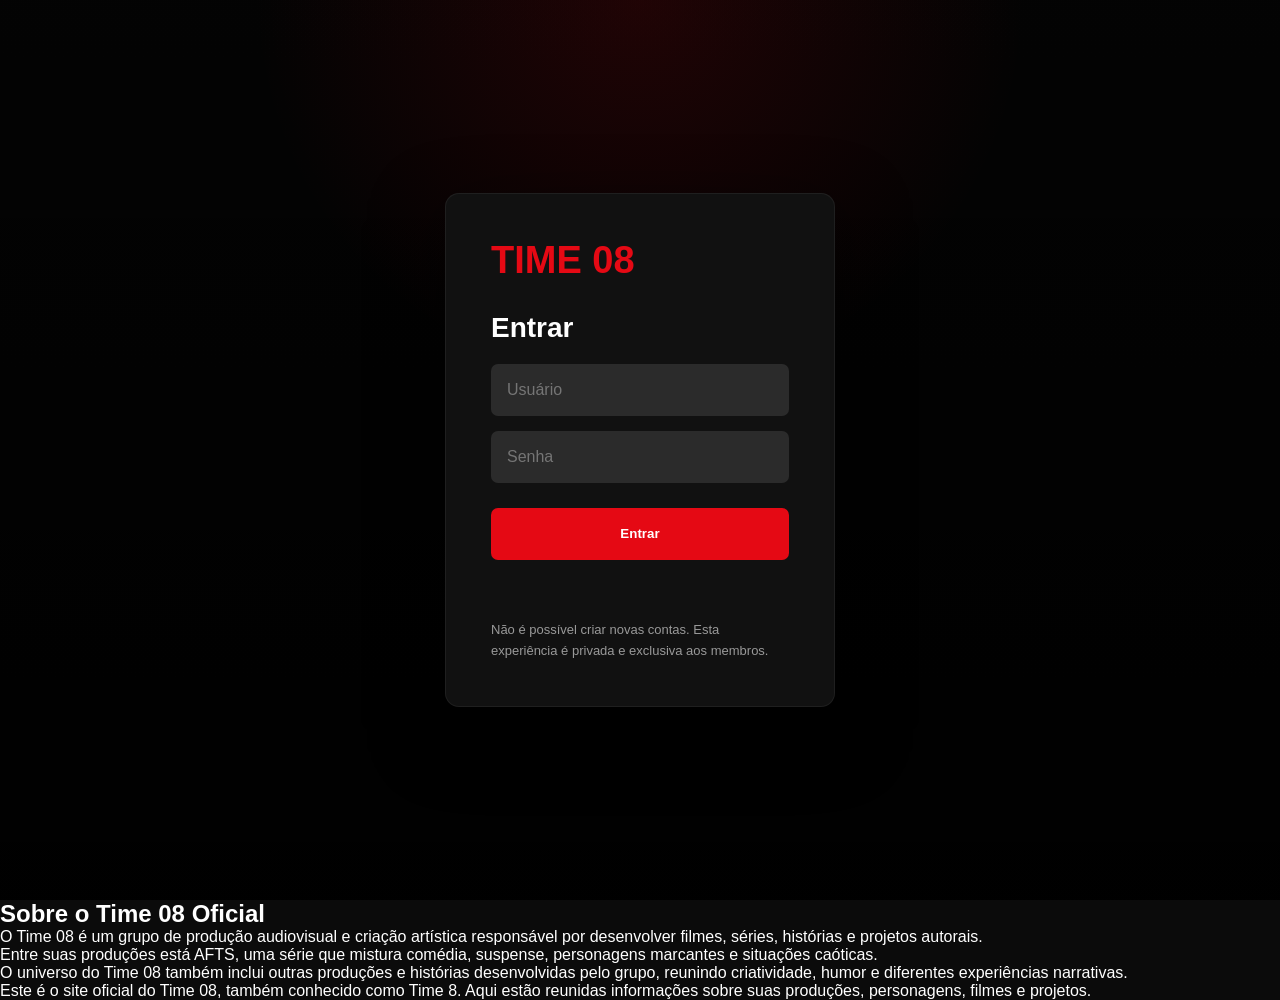
<file: index.html>
<!DOCTYPE html>
<html lang="pt-BR">

<head>
  <meta charset="UTF-8">

  <meta
    name="viewport"
    content="width=device-width, initial-scale=1.0"
  >

  <!-- ===================================== -->
  <!-- IDENTIDADE E SEO DO TIME 08           -->
  <!-- ===================================== -->

  <title>Time 08 Oficial | AFTS, Filmes e Produções</title>

  <meta
    name="description"
    content="Conheça o Time 08 Oficial, grupo criador de AFTS e outras produções audiovisuais. Descubra nossos filmes, séries, personagens e projetos autorais."
  >

  <meta name="author" content="Time 08">

  <meta name="robots" content="index, follow">

  <meta
    name="googlebot"
    content="index, follow"
  >

  <meta
    name="theme-color"
    content="#111111"
  >

  <!-- Endereço oficial -->
  <link
    rel="canonical"
    href="https://itzisnotavaliable.github.io/SiteT8Oficial/"
  >

  <!-- ===================================== -->
  <!-- ÍCONES                                -->
  <!-- ===================================== -->

  <link
    rel="icon"
    type="image/png"
    href="/SiteT8Oficial/imagens/logo.png"
  >

  <link
    rel="apple-touch-icon"
    href="/SiteT8Oficial/imagens/logo.png"
  >

  <!-- ===================================== -->
  <!-- COMPARTILHAMENTO EM REDES SOCIAIS     -->
  <!-- ===================================== -->

  <meta property="og:type" content="website">

  <meta
    property="og:site_name"
    content="Time 08 Oficial"
  >

  <meta
    property="og:title"
    content="Time 08 Oficial | AFTS, Filmes e Produções"
  >

  <meta
    property="og:description"
    content="O universo do Time 08 começa aqui! Conheça AFTS, nossos filmes, personagens e produções autorais."
  >

  <meta
    property="og:url"
    content="https://itzisnotavaliable.github.io/SiteT8Oficial/"
  >

  <meta
    property="og:image"
    content="https://itzisnotavaliable.github.io/SiteT8Oficial/imagens/logo.png"
  >

  <meta
    property="og:locale"
    content="pt_BR"
  >

  <!-- Prévia em redes sociais -->
  <meta
    name="twitter:card"
    content="summary"
  >

  <meta
    name="twitter:title"
    content="Time 08 Oficial"
  >

  <meta
    name="twitter:description"
    content="Filmes, séries, personagens e projetos do Time 08."
  >

  <meta
    name="twitter:image"
    content="https://itzisnotavaliable.github.io/SiteT8Oficial/imagens/logo.png"
  >

  <!-- ===================================== -->
  <!-- DADOS ESTRUTURADOS PARA O GOOGLE      -->
  <!-- ===================================== -->

  <script type="application/ld+json">
  {
    "@context": "https://schema.org",
    "@graph": [
      {
        "@type": "Organization",
        "@id": "https://itzisnotavaliable.github.io/SiteT8Oficial/#organization",
        "name": "Time 08",
        "alternateName": [
          "Time 8",
          "Time 08 Oficial",
          "Time 8 Oficial"
        ],
        "url": "https://itzisnotavaliable.github.io/SiteT8Oficial/",
        "logo": "https://itzisnotavaliable.github.io/SiteT8Oficial/imagens/logo.png",
        "description": "Grupo criativo responsável pela produção de AFTS e outros projetos audiovisuais autorais."
      },
      {
        "@type": "WebSite",
        "@id": "https://itzisnotavaliable.github.io/SiteT8Oficial/#website",
        "name": "Time 08 Oficial",
        "alternateName": "Site Oficial do Time 08",
        "url": "https://itzisnotavaliable.github.io/SiteT8Oficial/",
        "inLanguage": "pt-BR",
        "publisher": {
          "@id": "https://itzisnotavaliable.github.io/SiteT8Oficial/#organization"
        }
      },
      {
        "@type": "WebPage",
        "@id": "https://itzisnotavaliable.github.io/SiteT8Oficial/#webpage",
        "url": "https://itzisnotavaliable.github.io/SiteT8Oficial/",
        "name": "Time 08 Oficial | AFTS, Filmes e Produções",
        "description": "Página oficial do Time 08, grupo criador de AFTS e outras produções autorais.",
        "isPartOf": {
          "@id": "https://itzisnotavaliable.github.io/SiteT8Oficial/#website"
        },
        "about": {
          "@id": "https://itzisnotavaliable.github.io/SiteT8Oficial/#organization"
        },
        "inLanguage": "pt-BR"
      }
    ]
  }
  </script>

  <!-- ===================================== -->
  <!-- CSS ORIGINAL                          -->
  <!-- ===================================== -->

  <link rel="stylesheet" href="style.css">

</head>

<body>

  <!-- ===================================== -->
  <!-- LOGIN ORIGINAL                        -->
  <!-- ===================================== -->

  <div class="login-container">

    <div class="login-box">

      <h1>TIME 08</h1>

      <h2>Entrar</h2>

      <input
        type="text"
        id="usuario"
        placeholder="Usuário"
        aria-label="Usuário"
        autocomplete="username"
      >

      <input
        type="password"
        id="senha"
        placeholder="Senha"
        aria-label="Senha"
        autocomplete="current-password"
      >

      <button
        type="button"
        onclick="entrar()"
      >
        Entrar
      </button>

      <p id="erro" role="status" aria-live="polite"></p>

      <div class="aviso">
        Não é possível criar novas contas.
        Esta experiência é privada e exclusiva aos membros.
      </div>

    </div>

  </div>

  <!-- ===================================== -->
  <!-- APRESENTAÇÃO PÚBLICA DO TIME 08       -->
  <!-- ===================================== -->

  <section
    class="sobre-seo"
    aria-labelledby="sobre-time08"
  >

    <h2 id="sobre-time08">
      Sobre o Time 08 Oficial
    </h2>

    <p>
      O Time 08 é um grupo de produção audiovisual
      e criação artística responsável por desenvolver
      filmes, séries, histórias e projetos autorais.
    </p>

    <p>
      Entre suas produções está AFTS, uma série
      que mistura comédia, suspense, personagens
      marcantes e situações caóticas.
    </p>

    <p>
      O universo do Time 08 também inclui
      outras produções e histórias desenvolvidas
      pelo grupo, reunindo criatividade, humor
      e diferentes experiências narrativas.
    </p>

    <p>
      Este é o site oficial do Time 08,
      também conhecido como Time 8.
      Aqui estão reunidas informações
      sobre suas produções, personagens,
      filmes e projetos.
    </p>

  </section>

  <!-- ===================================== -->
  <!-- JAVASCRIPT ORIGINAL                   -->
  <!-- ===================================== -->

  <script src="script.js"></script>

</body>

</html>
</file>
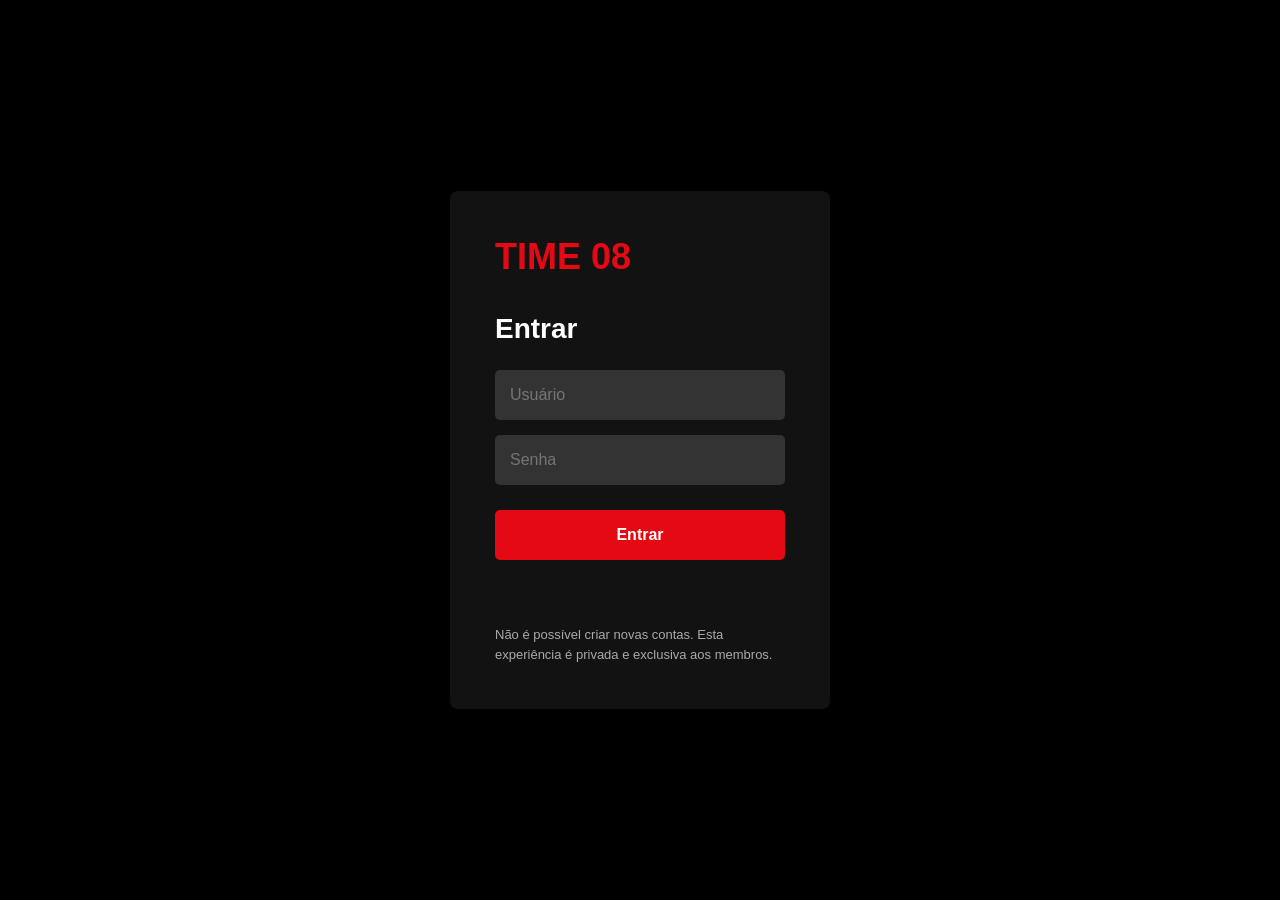
<file: Site do Time 08/index.html>
<!DOCTYPE html>
<html lang="pt-BR">
<head>
  <meta charset="UTF-8">
  <meta name="viewport" content="width=device-width, initial-scale=1.0">
  <title>Time 08</title>

  <link rel="stylesheet" href="style.css">
</head>

<body>

  <div class="login-container">

    <div class="login-box">

      <h1>TIME 08</h1>

      <h2>Entrar</h2>

      <input
        type="text"
        id="usuario"
        placeholder="Usuário"
      >

      <input
        type="password"
        id="senha"
        placeholder="Senha"
      >

      <button onclick="entrar()">
        Entrar
      </button>

      <p id="erro"></p>

      <div class="aviso">
        Não é possível criar novas contas.
        Esta experiência é privada e exclusiva aos membros.
      </div>

    </div>

  </div>

  <script src="script.js"></script>

</body>
</html>
</file>
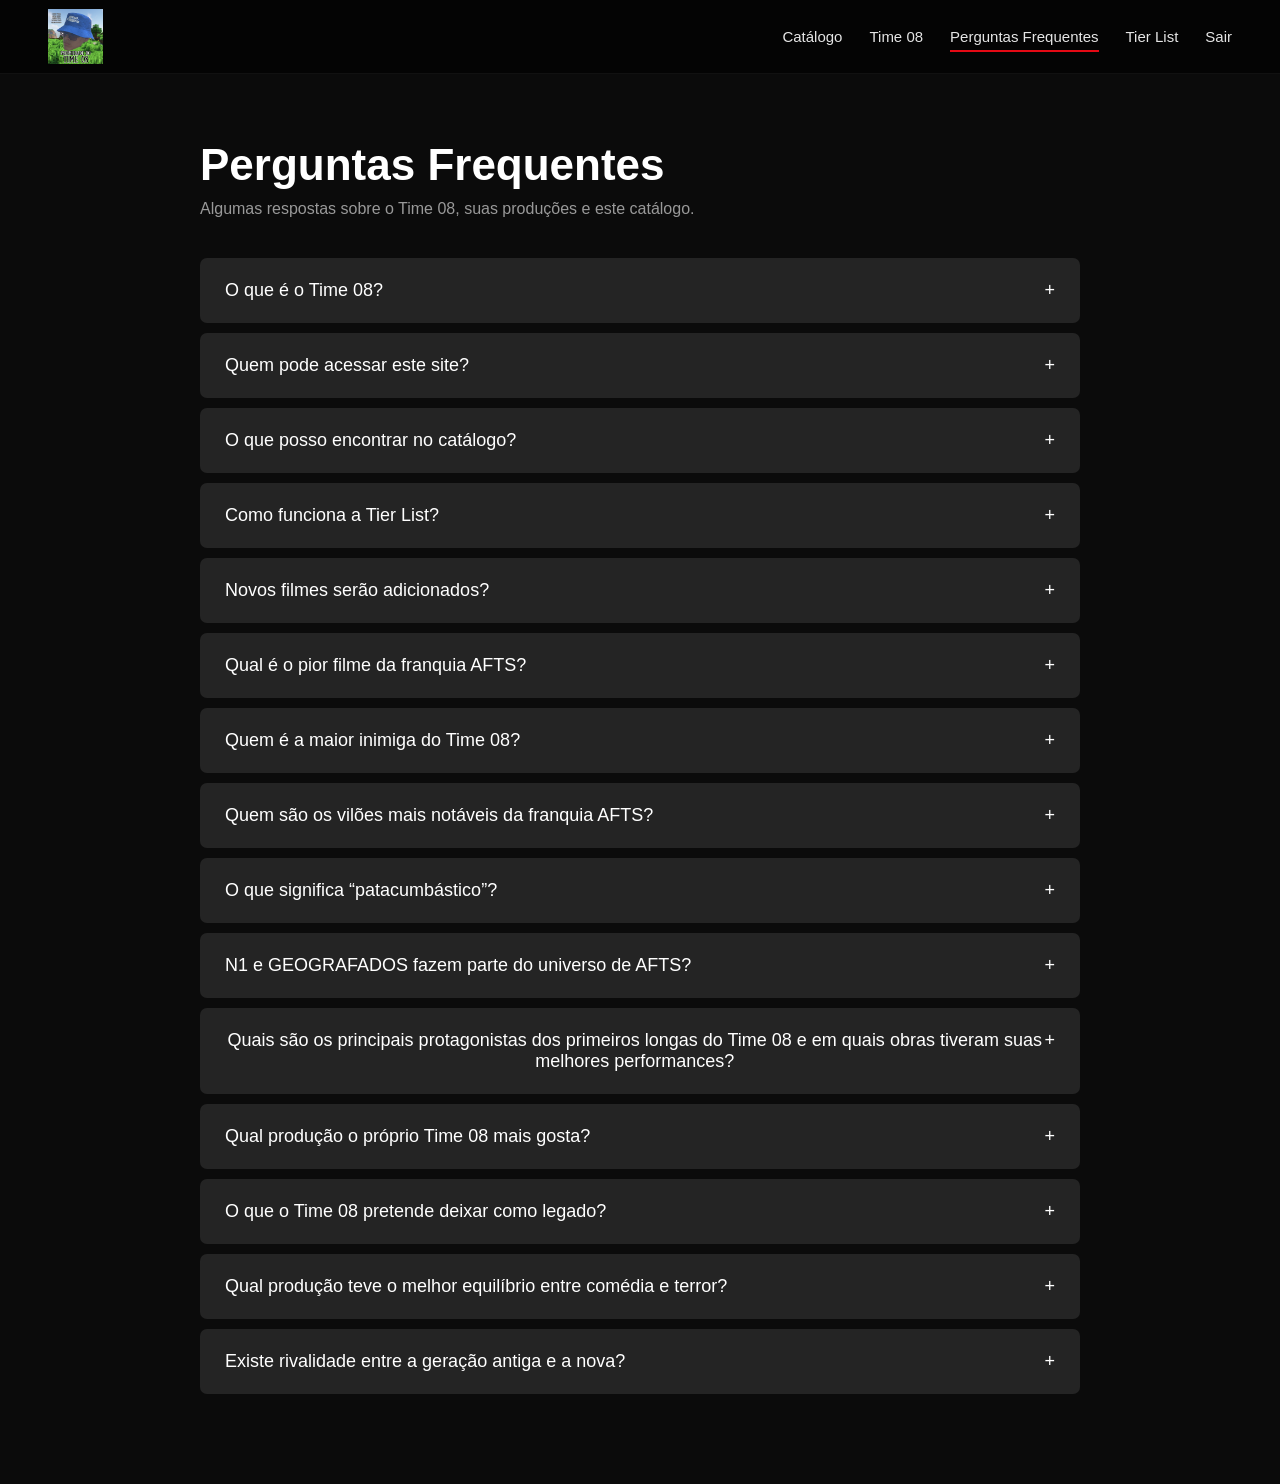
<file: faq.html>
<!DOCTYPE html>
<html lang="pt-BR">

<head>
  <meta charset="UTF-8">
  <meta name="viewport" content="width=device-width, initial-scale=1.0">

  <title>Perguntas Frequentes - Time 08</title>

  <link rel="icon" type="image/png" href="imagens/logo.png">
  <link rel="stylesheet" href="style.css">
</head>

<body class="faq-body">

  <!-- BARRA SUPERIOR -->
  <header class="navbar">

    <a href="catalogo.html" class="logo">
      <img src="imagens/logo.png" alt="Logo do Time 08">
    </a>

    <nav>
      <a href="catalogo.html">Catálogo</a>
      <a href="sobre.html">Time 08</a>
      <a href="faq.html" class="nav-ativo">Perguntas Frequentes</a>
      <a href="tierlist.html">Tier List</a>
      <a href="index.html">Sair</a>
    </nav>

  </header>


  <!-- CONTEÚDO -->
  <main class="faq-container">

    <h1>Perguntas Frequentes</h1>

    <p class="faq-introducao">
      Algumas respostas sobre o Time 08, suas produções e este catálogo.
    </p>


    <!-- PERGUNTA 1 -->
    <div class="faq-item">

      <button class="faq-pergunta">
        O que é o Time 08?
        <span>+</span>
      </button>

      <div class="faq-resposta">
        <p>
          O Time 08 é um grupo responsável por diferentes projetos,
          filmes e produções reunidos neste catálogo.
        </p>
      </div>

    </div>


    <!-- PERGUNTA 2 -->
    <div class="faq-item">

      <button class="faq-pergunta">
        Quem pode acessar este site?
        <span>+</span>
      </button>

      <div class="faq-resposta">
        <p>
          O acesso é privado e destinado aos membros autorizados.
          Por isso, não é possível criar novas contas.
        </p>
      </div>

    </div>


    <!-- PERGUNTA 3 -->
    <div class="faq-item">

      <button class="faq-pergunta">
        O que posso encontrar no catálogo?
        <span>+</span>
      </button>

      <div class="faq-resposta">
        <p>
          O catálogo reúne as produções do Time 08 e informações
          como título, sinopse, ano de lançamento e elenco.
        </p>
      </div>

    </div>


    <!-- PERGUNTA 4 -->
    <div class="faq-item">

      <button class="faq-pergunta">
        Como funciona a Tier List?
        <span>+</span>
      </button>

      <div class="faq-resposta">
        <p>
          Na Tier List, você poderá organizar as produções do
          Time 08 em diferentes posições de acordo com sua preferência.
        </p>
      </div>

    </div>


    <!-- PERGUNTA 5 -->
    <div class="faq-item">

      <button class="faq-pergunta">
        Novos filmes serão adicionados?
        <span>+</span>
      </button>

      <div class="faq-resposta">
        <p>
          O catálogo poderá receber novas produções conforme
          novos projetos forem lançados.
        </p>
      </div>

    </div>


    <!-- PERGUNTA 6 -->
    <div class="faq-item">

      <button class="faq-pergunta">
        Qual é o pior filme da franquia AFTS?
        <span>+</span>
      </button>

      <div class="faq-resposta">
        <p>
          Considerado por muitos o ponto mais fraco da franquia, AFTS 2 ocupa o posto de filme com a pior recepção
          entre as produções da saga. Logo atrás aparece N1, que acumula o segundo maior número de críticas.
        </p>
      </div>

    </div>


    <!-- PERGUNTA 7 -->
    <div class="faq-item">

      <button class="faq-pergunta">
        Quem é a maior inimiga do Time 08?
        <span>+</span>
      </button>

      <div class="faq-resposta">
        <p>
          Com toda certeza, Marília Flávia, considerada a maior crítica de AFTS.
          Apesar de ser constantemente negativada em diversos posts, sua presença permanece notável no cenário
          de avaliações da franquia — quase como a Miss Sunshine em Chicago: criticada, controversa, mas impossível de ignorar.
        </p>
      </div>

    </div>


    <!-- PERGUNTA 8 -->
    <div class="faq-item">

      <button class="faq-pergunta">
        Quem são os vilões mais notáveis da franquia AFTS?
        <span>+</span>
      </button>

      <div class="faq-resposta">
        <p>
          Até o momento, a Entidade (AFTS 1 e 2) foi a principal ameaça da franquia,
          responsável pelo caos dos dois primeiros filmes e pelas mortes de Artur e Maria Cecília.
          Entre os demais antagonistas de destaque estão Daniela de Assis (GEOGRAFADOS, AFTS 3),
          que pretende roubar os continentes para criar seu próprio planeta; Sheyla Mafra (AFTS 3),
          ligada ao plano de destruição do Big Ben; e o Ghostface (AFTS 4), determinado a acabar com essa história de “nova geração”.
          Outros nomes marcantes incluem Arthur Teti, Bené Lobão e Eraldo Argôlo, além da menção honrosa a Edja Costa, a maior bióloga do universo.
        </p>
      </div>

    </div>


    <!-- PERGUNTA 9 -->
    <div class="faq-item">

      <button class="faq-pergunta">
        O que significa “patacumbástico”?
        <span>+</span>
      </button>

      <div class="faq-resposta">
        <p>
          “Patacumbástico” é o termo usado pelo Time 08 para definir tudo aquilo que é caótico,
          exagerado, inesperado e completamente fora de controle — especialmente quando cada erro
          acaba se transformando em um grande espetáculo.
        </p>
      </div>

    </div>


    <!-- PERGUNTA 10 -->
    <div class="faq-item">

      <button class="faq-pergunta">
        N1 e GEOGRAFADOS fazem parte do universo de AFTS?
        <span>+</span>
      </button>

      <div class="faq-resposta">
        <p>
          A lógica do universo de AFTS é propositalmente flexível e caótica.
          Embora a franquia tenha sido criada inicialmente como uma história mais isolada,
          N1 expandiu esse universo ao acontecer diretamente após AFTS 2, acompanhando
          Gabriel Vitor e Matheus Thiago diante das consequências dos acontecimentos anteriores.
          GEOGRAFADOS, por sua vez, se passa depois de N1 e antes de AFTS 3, marcando o retorno do Time 08 completo.
          A partir daí, a continuidade passa a seguir uma lógica semelhante à de Todo Mundo em Pânico:
          acontecimentos importantes podem ser mantidos, ignorados ou flexibilizados em favor da comédia —
          incluindo a própria morte de Artur, que simplesmente volta a aparecer.
        </p>
      </div>

    </div>


    <!-- PERGUNTA 11 -->
    <div class="faq-item">

      <button class="faq-pergunta">
        Quais são os principais protagonistas dos primeiros longas do Time 08 e em quais obras tiveram suas melhores performances?
        <span>+</span>
      </button>

      <div class="faq-resposta">
        <p>1. Matheus Thiago — N1, GEOGRAFADOS, AFTS 3 e AFTS 4</p>
        <p>2. Andrey Vieira — GEOGRAFADOS, AFTS 3 e AFTS 4</p>
        <p>3. Gabriel Vitor — N1, GEOGRAFADOS e AFTS 3</p>
        <p>4. Artur Coelho — AFTS 1, AFTS 2 e BBBCAST</p>
        <p>5. Samuel Erivaldo — GEOGRAFADOS, AFTS 4 e MARÍLIA PÓPIS</p>
      </div>

    </div>


    <!-- PERGUNTA 12 -->
    <div class="faq-item">

      <button class="faq-pergunta">
        Qual produção o próprio Time 08 mais gosta?
        <span>+</span>
      </button>

      <div class="faq-resposta">
        <p>
          Entre os produtores, as favoritas são AFTS 3 e GEOGRAFADOS.
        </p>
      </div>

    </div>


    <!-- PERGUNTA 13 -->
    <div class="faq-item">

      <button class="faq-pergunta">
        O que o Time 08 pretende deixar como legado?
        <span>+</span>
      </button>

      <div class="faq-resposta">
        <p>
          Independentemente de onde você veio ou das pessoas que encontrar pelo caminho,
          quando existe parceria, respeito e disposição para construir laços verdadeiros,
          é possível formar uma união capaz de durar para a vida toda.
          E, juntos, vocês podem criar, construir e conquistar tudo aquilo que imaginarem.
        </p>
      </div>

    </div>


    <!-- PERGUNTA 14 -->
    <div class="faq-item">

      <button class="faq-pergunta">
        Qual produção teve o melhor equilíbrio entre comédia e terror?
        <span>+</span>
      </button>

      <div class="faq-resposta">
        <p>
          Sem sombra de dúvida, AFTS 3.
        </p>
      </div>

    </div>


    <!-- PERGUNTA 15 -->
    <div class="faq-item">

      <button class="faq-pergunta">
        Existe rivalidade entre a geração antiga e a nova?
        <span>+</span>
      </button>

      <div class="faq-resposta">
        <p>
          Existe, mas ela é muito mais cômica do que realmente séria.
          A geração antiga tenta se adaptar às mudanças, enquanto a nova chega trazendo
          novos costumes, personalidades e ainda mais caos. Essa diferença acaba gerando
          conflitos, comparações e situações absurdas, mas, no fim, ambas fazem parte da
          mesma história e precisam aprender a coexistir dentro do universo do Time 08.
        </p>
      </div>

    </div>

  </main>

  <script src="faq.js"></script>

</body>

</html>
</file>
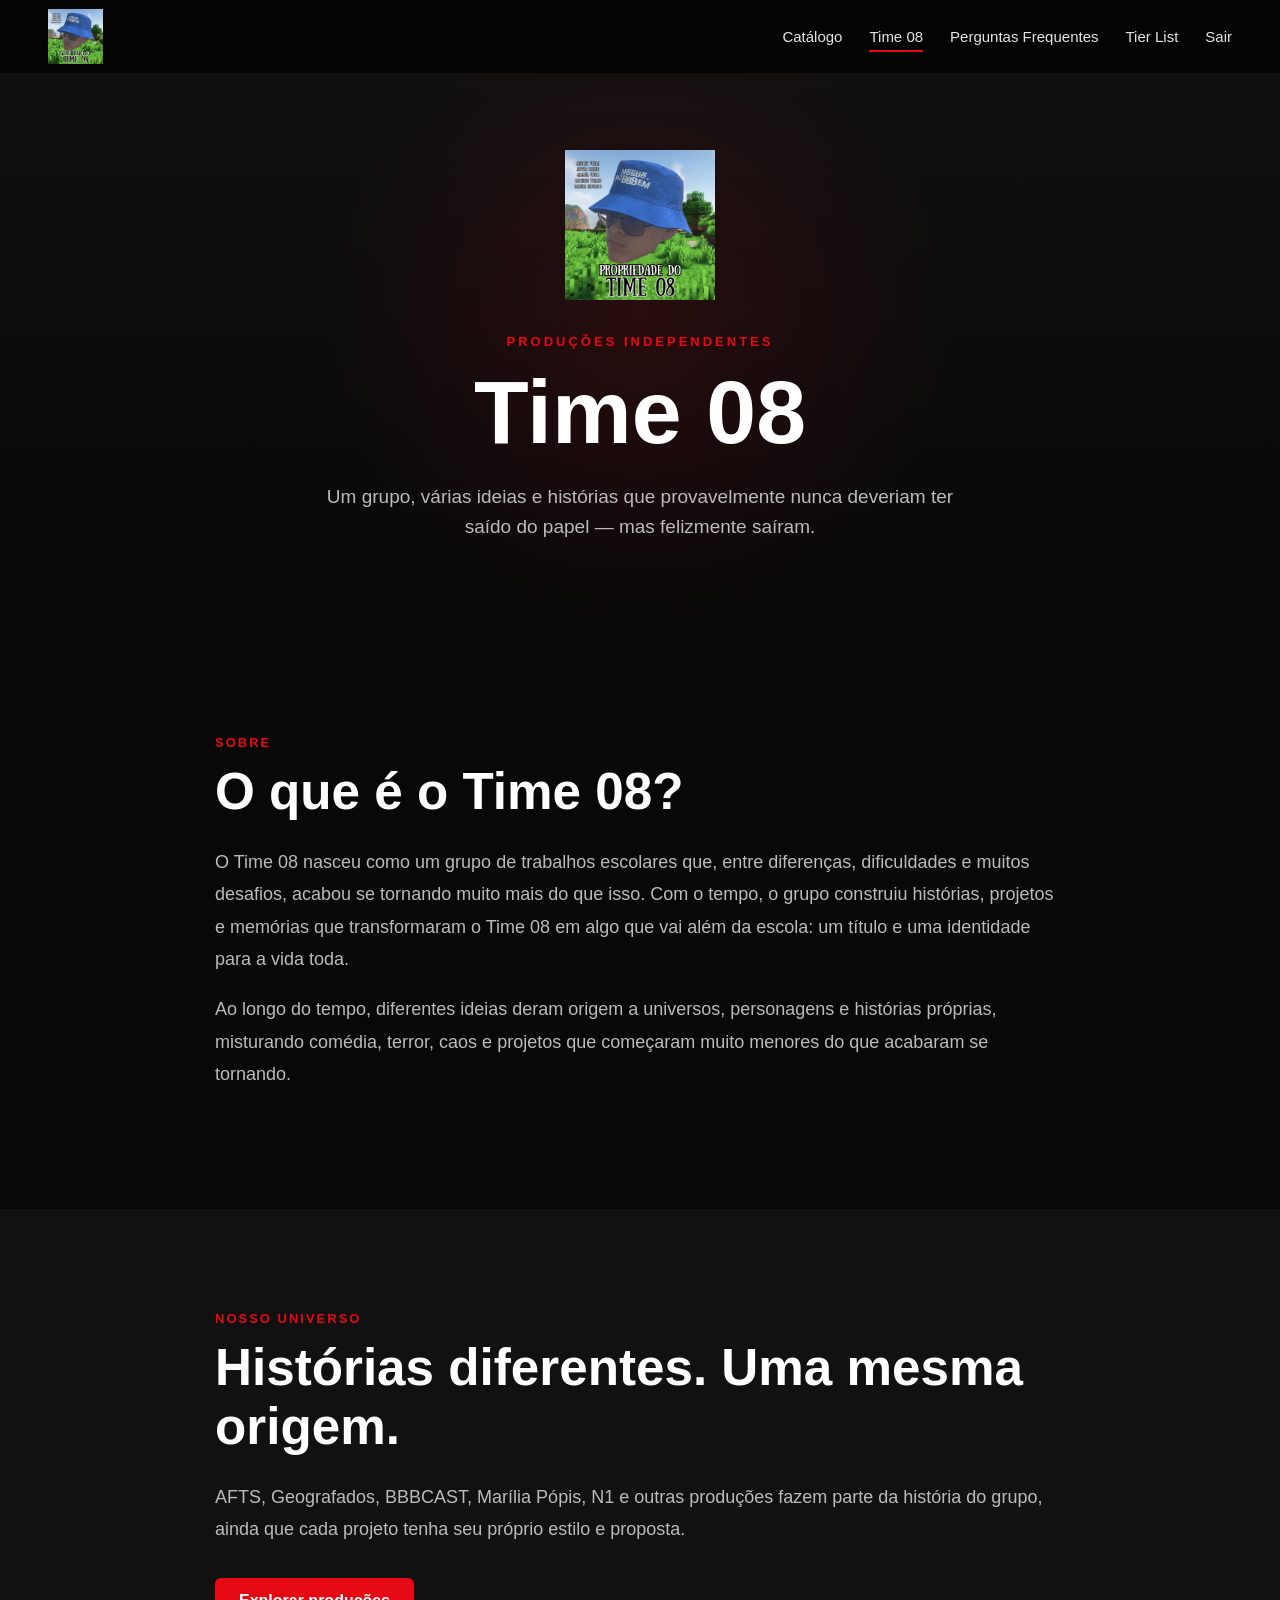
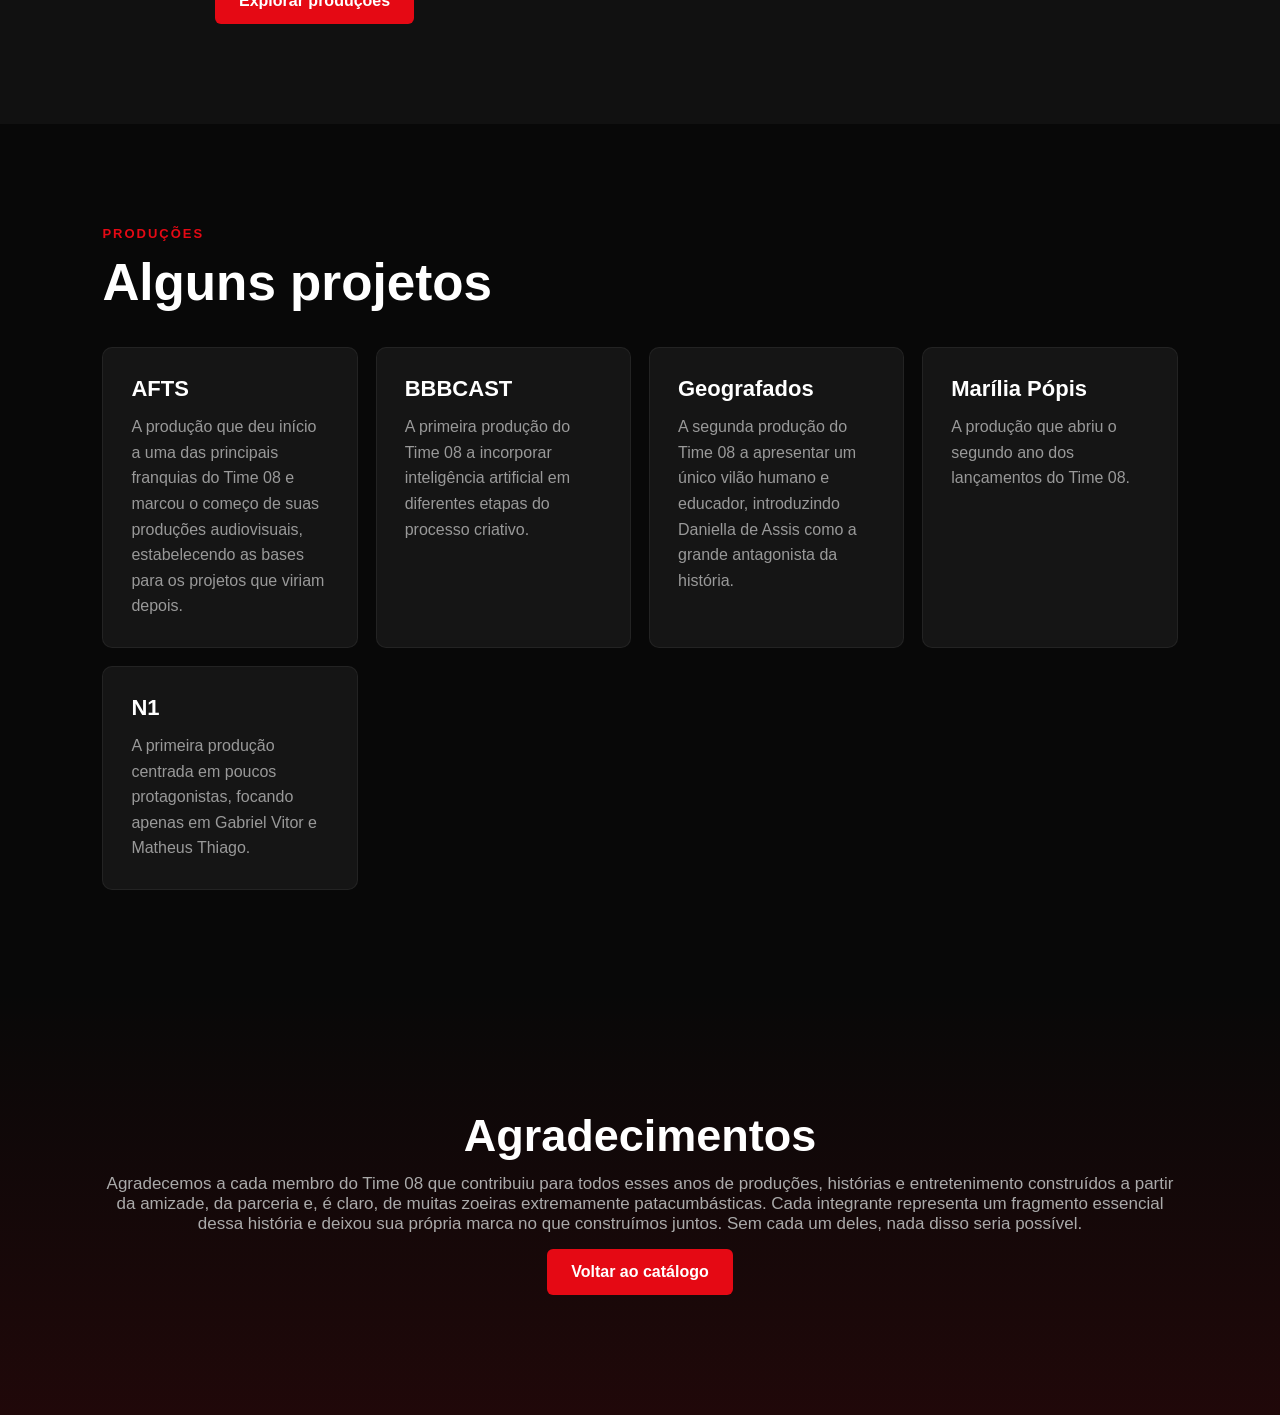
<file: sobre.html>
<!DOCTYPE html>
<html lang="pt-BR">

<head>
  <meta charset="UTF-8">

  <meta
    name="viewport"
    content="width=device-width, initial-scale=1.0"
  >

  <title>Time 08</title>

  <link rel="icon" type="image/png" href="imagens/logo.png">
  <link rel="stylesheet" href="style.css">
</head>

<body class="sobre-body">

  <header class="navbar">

    <a href="catalogo.html" class="logo">
      <img src="imagens/logo.png" alt="Logo do Time 08">
    </a>

    <nav>

      <a href="catalogo.html">
        Catálogo
      </a>

      <a
        href="sobre.html"
        class="nav-ativo"
      >
        Time 08
      </a>

      <a href="faq.html">
        Perguntas Frequentes
      </a>

      <a href="tierlist.html">
        Tier List
      </a>

      <a href="index.html">
        Sair
      </a>

    </nav>

  </header>


  <main class="sobre-container">

    <!-- HERO -->

    <section class="sobre-hero">

      <div class="sobre-logo-grande">

        <img
          src="imagens/logo.png"
          alt="Time 08"
        >

      </div>

      <span>
        PRODUÇÕES INDEPENDENTES
      </span>

      <h1>
        Time 08
      </h1>

      <p>
        Um grupo, várias ideias e histórias que provavelmente
        nunca deveriam ter saído do papel — mas felizmente saíram.
      </p>

    </section>


    <!-- SOBRE -->

    <section class="sobre-secao">

      <div class="sobre-texto">

        <span class="sobre-etiqueta">
          SOBRE
        </span>

        <h2>
          O que é o Time 08?
        </h2>

        <p>
          O Time 08 nasceu como um grupo de trabalhos escolares que, entre diferenças,
          dificuldades e muitos desafios, acabou se tornando muito mais do que isso.
          Com o tempo, o grupo construiu histórias, projetos e memórias que transformaram o Time 08
          em algo que vai além da escola: um título e uma identidade para a vida toda.
        </p>

        <p>
          Ao longo do tempo, diferentes ideias deram origem a universos,
          personagens e histórias próprias, misturando comédia, terror,
          caos e projetos que começaram muito menores do que acabaram
          se tornando.
        </p>

      </div>

    </section>


    <!-- UNIVERSO -->

    <section class="sobre-secao sobre-secao-escura">

      <div class="sobre-texto">

        <span class="sobre-etiqueta">
          NOSSO UNIVERSO
        </span>

        <h2>
          Histórias diferentes.
          Uma mesma origem.
        </h2>

        <p>
          AFTS, Geografados, BBBCAST, Marília Pópis, N1 e outras
          produções fazem parte da história do grupo, ainda que cada
          projeto tenha seu próprio estilo e proposta.
        </p>

        <a
          href="catalogo.html"
          class="sobre-botao"
        >
          Explorar produções
        </a>

      </div>

    </section>


    <!-- PRODUÇÕES -->

    <section class="sobre-projetos">

      <span class="sobre-etiqueta">
        PRODUÇÕES
      </span>

      <h2>
        Alguns projetos
      </h2>

      <div class="sobre-grid">

        <div class="sobre-card">
          <h3>AFTS</h3>
          <p>
            A produção que deu início a uma das principais franquias do Time 08 e marcou o começo de
            suas produções audiovisuais, estabelecendo as bases para os projetos que viriam depois.
          </p>
        </div>

        <div class="sobre-card">
          <h3>BBBCAST</h3>
          <p>
            A primeira produção do Time 08 a incorporar inteligência artificial em diferentes etapas do processo criativo.
          </p>
        </div>

        <div class="sobre-card">
          <h3>Geografados</h3>
          <p>
            A segunda produção do Time 08 a apresentar um único vilão humano e educador,
            introduzindo Daniella de Assis como a grande antagonista da história.
          </p>
        </div>

        <div class="sobre-card">
          <h3>Marília Pópis</h3>
          <p>
            A produção que abriu o segundo ano dos lançamentos do Time 08.
          </p>
        </div>

        <div class="sobre-card">
          <h3>N1</h3>
          <p>
            A primeira produção centrada em poucos protagonistas, focando apenas em Gabriel Vitor e Matheus Thiago.
          </p>
        </div>

      </div>

    </section>


    <!-- FRASE FINAL -->

    <section class="sobre-final">

      <h2>
        Agradecimentos
      </h2>

      <p>
        Agradecemos a cada membro do Time 08 que contribuiu para todos esses anos de produções,
        histórias e entretenimento construídos a partir da amizade, da parceria e, é claro,
        de muitas zoeiras extremamente patacumbásticas. Cada integrante representa um fragmento
        essencial dessa história e deixou sua própria marca no que construímos juntos. Sem cada um deles, nada disso seria possível.
      </p>

      <a
        href="catalogo.html"
        class="sobre-botao"
      >
        Voltar ao catálogo
      </a>

    </section>

  </main>

</body>

</html>
</file>
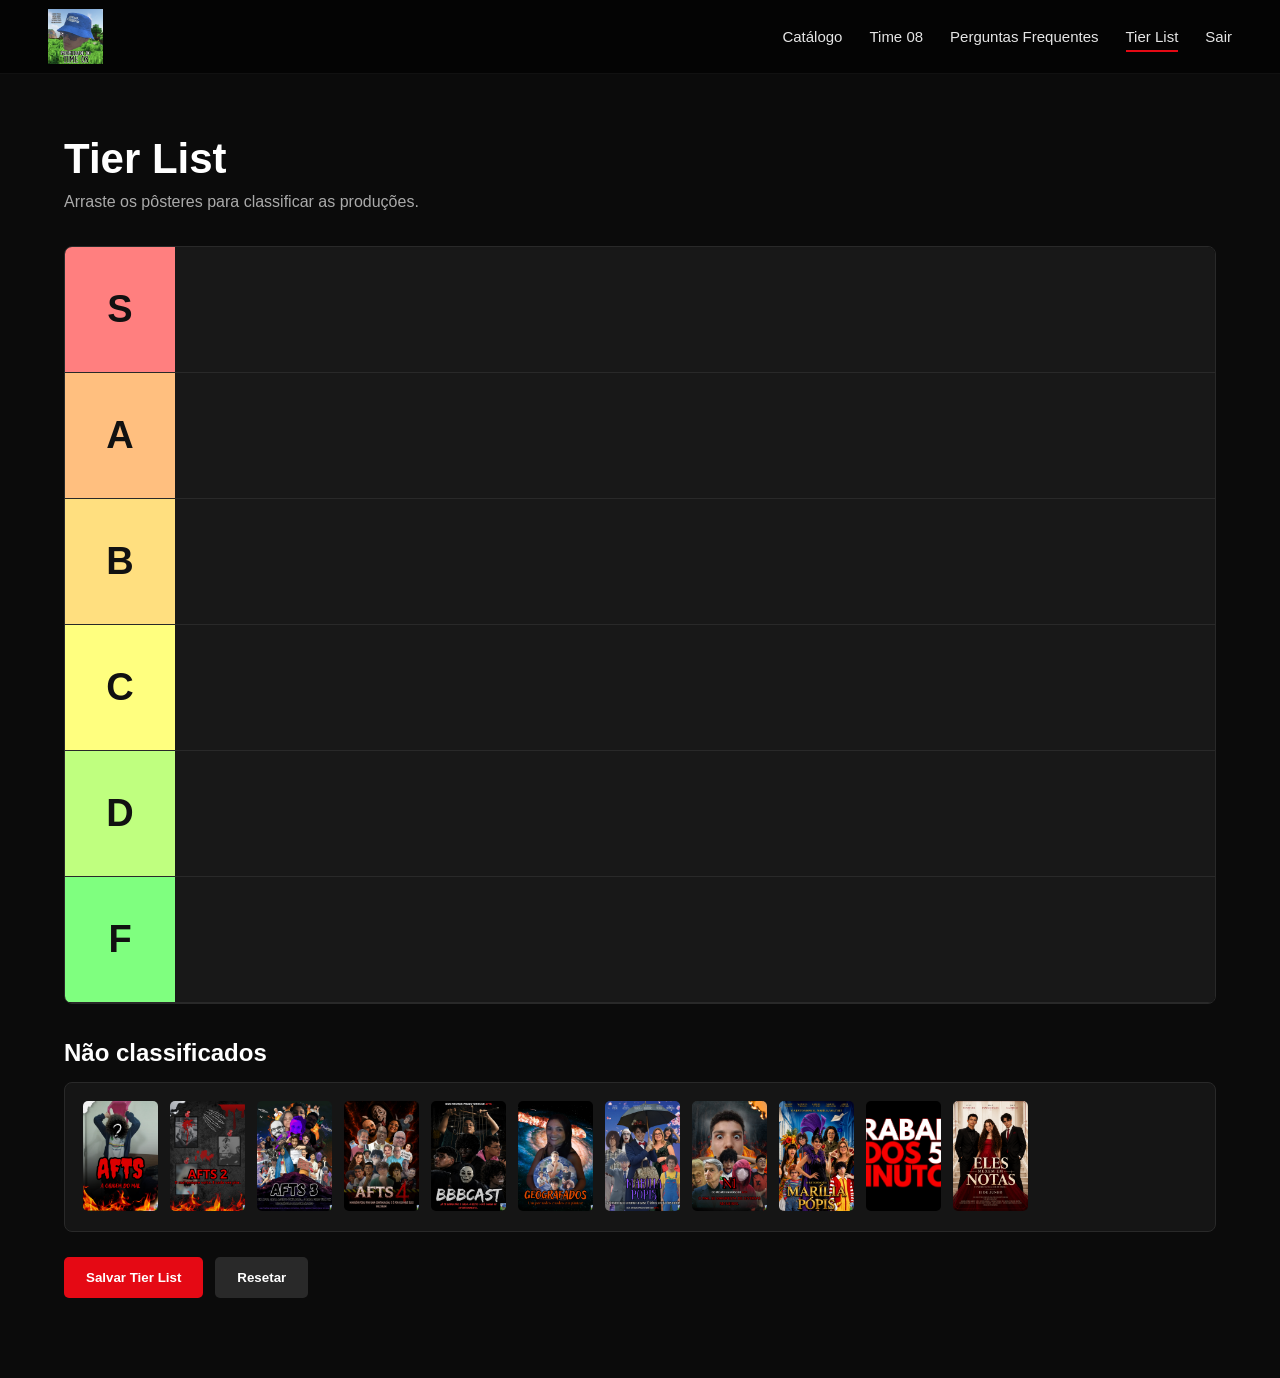
<file: tierlist.html>
<!DOCTYPE html>
<html lang="pt-BR">

<head>
  <meta charset="UTF-8">

  <meta
    name="viewport"
    content="width=device-width, initial-scale=1.0"
  >

  <title>Tier List - Time 08</title>

  <link rel="icon" type="image/png" href="imagens/logo.png">
  <link rel="stylesheet" href="style.css">
</head>

<body class="tier-body">

  <header class="navbar">

    <a href="catalogo.html" class="logo">
      <img src="imagens/logo.png" alt="Logo do Time 08">
    </a>

    <nav>

      <a href="catalogo.html">
        Catálogo
      </a>

      <a href="sobre.html">
        Time 08
      </a>

      <a href="faq.html">
        Perguntas Frequentes
      </a>

      <a
        href="tierlist.html"
        class="nav-ativo"
      >
        Tier List
      </a>

      <a href="index.html">
        Sair
      </a>

    </nav>

  </header>

  <main class="tier-container">

    <h1>Tier List</h1>

    <p>
      Arraste os pôsteres para classificar as produções.
    </p>

    <div class="tier-list">

      <div class="tier-linha">
        <div class="tier-nome tier-s">
          S
        </div>

        <div
          class="tier-area"
          data-tier="S"
        ></div>
      </div>

      <div class="tier-linha">
        <div class="tier-nome tier-a">
          A
        </div>

        <div
          class="tier-area"
          data-tier="A"
        ></div>
      </div>

      <div class="tier-linha">
        <div class="tier-nome tier-b">
          B
        </div>

        <div
          class="tier-area"
          data-tier="B"
        ></div>
      </div>

      <div class="tier-linha">
        <div class="tier-nome tier-c">
          C
        </div>

        <div
          class="tier-area"
          data-tier="C"
        ></div>
      </div>

      <div class="tier-linha">
        <div class="tier-nome tier-d">
          D
        </div>

        <div
          class="tier-area"
          data-tier="D"
        ></div>
      </div>

      <div class="tier-linha">
        <div class="tier-nome tier-f">
          F
        </div>

        <div
          class="tier-area"
          data-tier="F"
        ></div>
      </div>

    </div>

    <section class="nao-classificados">

      <h2>
        Não classificados
      </h2>

      <div
        class="tier-pool"
        id="tierPool"
      ></div>

    </section>

    <div class="tier-acoes">

      <button
        id="salvarTier"
        class="tier-botao"
      >
        Salvar Tier List
      </button>

      <button
        id="resetarTier"
        class="tier-botao tier-botao-secundario"
      >
        Resetar
      </button>

    </div>

  </main>

  <script src="filmes.js"></script>
  <script src="tierlist.js"></script>

</body>

</html>
</file>
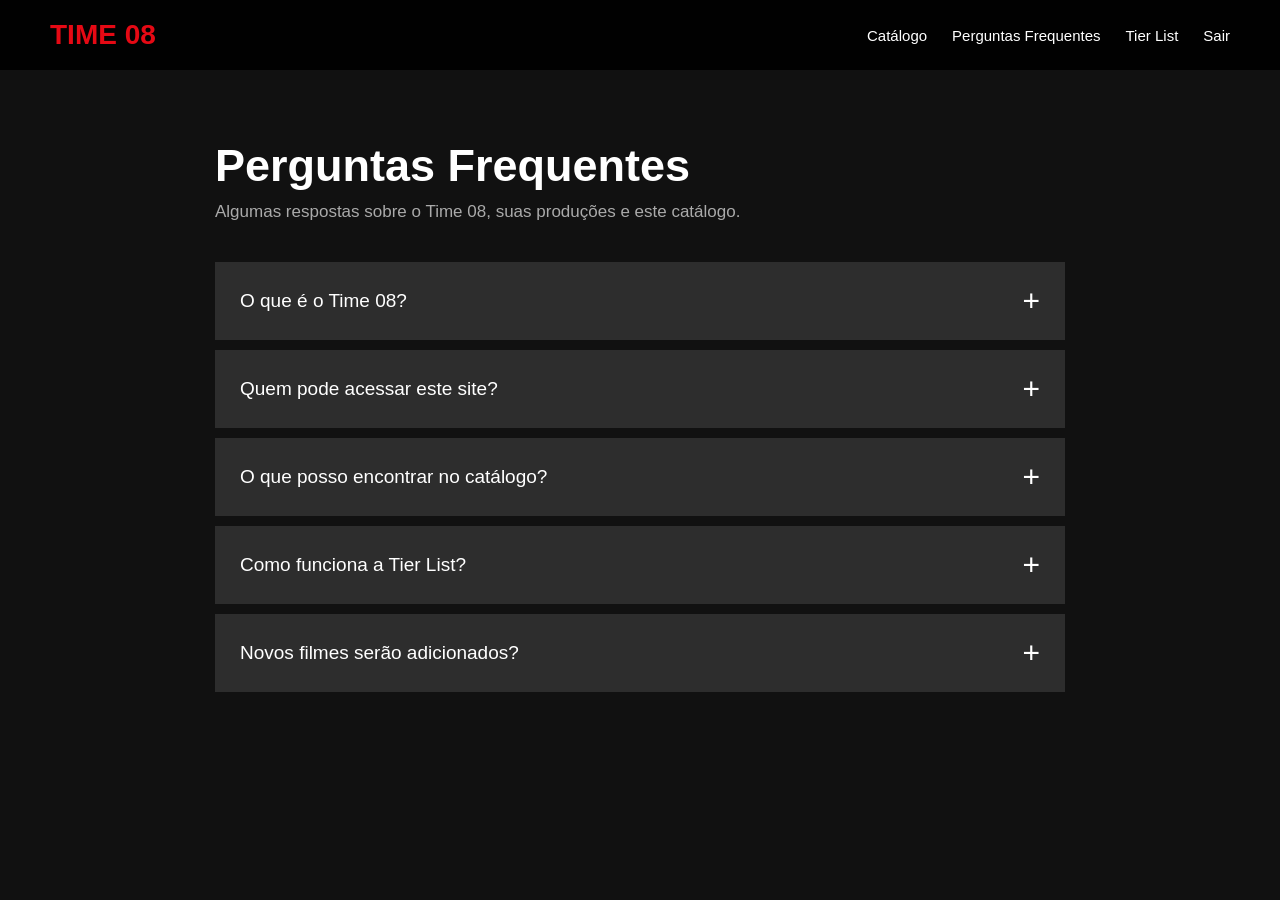
<file: Site do Time 08/faq.html>
<!DOCTYPE html>
<html lang="pt-BR">

<head>
  <meta charset="UTF-8">
  <meta name="viewport" content="width=device-width, initial-scale=1.0">

  <title>Perguntas Frequentes - Time 08</title>

  <link rel="stylesheet" href="style.css">
</head>

<body class="faq-body">

  <!-- BARRA SUPERIOR -->
  <header class="navbar">

    <h1 class="logo">TIME 08</h1>

    <nav>
      <a href="catalogo.html">Catálogo</a>
      <a href="faq.html">Perguntas Frequentes</a>
      <a href="tierlist.html">Tier List</a>
      <a href="index.html">Sair</a>
    </nav>

  </header>


  <!-- CONTEÚDO -->
  <main class="faq-container">

    <h1>Perguntas Frequentes</h1>

    <p class="faq-introducao">
      Algumas respostas sobre o Time 08, suas produções e este catálogo.
    </p>


    <!-- PERGUNTA 1 -->
    <div class="faq-item">

      <button class="faq-pergunta">
        O que é o Time 08?
        <span>+</span>
      </button>

      <div class="faq-resposta">
        <p>
          O Time 08 é um grupo responsável por diferentes projetos,
          filmes e produções reunidos neste catálogo.
        </p>
      </div>

    </div>


    <!-- PERGUNTA 2 -->
    <div class="faq-item">

      <button class="faq-pergunta">
        Quem pode acessar este site?
        <span>+</span>
      </button>

      <div class="faq-resposta">
        <p>
          O acesso é privado e destinado aos membros autorizados.
          Por isso, não é possível criar novas contas.
        </p>
      </div>

    </div>


    <!-- PERGUNTA 3 -->
    <div class="faq-item">

      <button class="faq-pergunta">
        O que posso encontrar no catálogo?
        <span>+</span>
      </button>

      <div class="faq-resposta">
        <p>
          O catálogo reúne as produções do Time 08 e informações
          como título, sinopse, ano de lançamento e elenco.
        </p>
      </div>

    </div>


    <!-- PERGUNTA 4 -->
    <div class="faq-item">

      <button class="faq-pergunta">
        Como funciona a Tier List?
        <span>+</span>
      </button>

      <div class="faq-resposta">
        <p>
          Na Tier List, você poderá organizar as produções do
          Time 08 em diferentes posições de acordo com sua preferência.
        </p>
      </div>

    </div>


    <!-- PERGUNTA 5 -->
    <div class="faq-item">

      <button class="faq-pergunta">
        Novos filmes serão adicionados?
        <span>+</span>
      </button>

      <div class="faq-resposta">
        <p>
          O catálogo poderá receber novas produções conforme
          novos projetos forem lançados.
        </p>
      </div>

    </div>

  </main>


  <script src="faq.js"></script>

</body>

</html>
</file>
<file: style.css>
/* =========================================
   RESET
========================================= */

* {
  margin: 0;
  padding: 0;
  box-sizing: border-box;
}

html {
  scroll-behavior: smooth;
}

body {
  font-family:
    Arial,
    Helvetica,
    sans-serif;

  background: #0b0b0b;

  color: white;
}

button,
input {
  font-family: inherit;
}


/* =========================================
   LOGIN
========================================= */

.login-container {
  width: 100%;

  min-height: 100vh;

  display: flex;

  justify-content: center;
  align-items: center;

  padding: 20px;

  background:
    radial-gradient(
      circle at top,
      rgba(229, 9, 20, 0.13),
      transparent 35%
    ),
    linear-gradient(
      rgba(0, 0, 0, 0.6),
      rgba(0, 0, 0, 0.96)
    ),
    #080808;
}

.login-box {
  width: 390px;

  max-width: 100%;

  padding: 45px;

  display: flex;

  flex-direction: column;

  gap: 15px;

  background:
    rgba(18, 18, 18, 0.97);

  border:
    1px solid
    rgba(255, 255, 255, 0.06);

  border-radius: 14px;

  box-shadow:
    0 25px 70px
    rgba(0, 0, 0, 0.65);
}

.login-box h1 {
  color: #e50914;

  font-size: 38px;

  margin-bottom: 15px;
}

.login-box h2 {
  font-size: 28px;

  margin-bottom: 5px;
}

.login-box input {
  width: 100%;

  height: 52px;

  padding:
    0
    15px;

  background: #2b2b2b;

  color: white;

  border:
    1px solid
    transparent;

  border-radius: 7px;

  outline: none;

  font-size: 16px;
}

.login-box input:focus {
  background: #333;

  border-color: #777;
}

.login-box button {
  height: 52px;

  margin-top: 10px;

  background: #e50914;

  color: white;

  border: none;

  border-radius: 7px;

  font-weight: bold;

  cursor: pointer;
}

.login-box button:hover {
  background: #f6121d;
}

#erro {
  min-height: 20px;

  color: #ff5c5c;

  font-size: 14px;
}

.aviso {
  margin-top: 10px;

  color: #999;

  font-size: 13px;

  line-height: 1.6;
}


/* =========================================
   NAVBAR
========================================= */

.navbar {
  position: fixed;

  top: 0;
  left: 0;

  width: 100%;
  height: 74px;

  padding: 0 48px;

  display: flex;
  align-items: center;
  justify-content: space-between;

  background: rgba(5, 5, 5, 0.97);

  backdrop-filter: blur(10px);

  border-bottom: 1px solid rgba(255, 255, 255, 0.05);

  overflow: hidden;

  z-index: 1000;
}

/* LOGO DA NAVBAR */

.logo {
  width: 150px;
  height: 60px;

  display: flex;
  align-items: center;
  justify-content: flex-start;

  overflow: hidden;

  flex-shrink: 0;

  text-decoration: none;
}

.logo img {
  width: 100% !important;
  height: 100% !important;

  max-width: 150px !important;
  max-height: 55px !important;

  object-fit: contain;

  object-position: left center;

  display: block;
}

/* LINKS */

.navbar nav {
  display: flex;

  align-items: center;

  gap: 27px;
}

.navbar nav a {
  position: relative;

  color: #e5e5e5;

  text-decoration: none;

  font-size: 15px;

  transition:
    color 0.2s;
}

.navbar nav a:hover {
  color: white;
}

.navbar nav a::after {
  content: "";

  position: absolute;

  left: 0;

  bottom: -7px;

  width: 0;

  height: 2px;

  background: #e50914;

  transition:
    width 0.2s;
}

.navbar nav a:hover::after,
.navbar nav .nav-ativo::after {
  width: 100%;
}


/* =========================================
   CATÁLOGO
========================================= */

.catalogo-body {
  min-height: 100vh;

  background: #0b0b0b;
}


/* =========================================
   BANNER
========================================= */

.destaque {
  position: relative;

  width: 100%;

  min-height: 560px;

  padding:
    140px
    70px
    70px;

  display: flex;

  align-items: center;

  background-image:
    linear-gradient(
      90deg,
      rgba(0, 0, 0, 0.95) 0%,
      rgba(0, 0, 0, 0.82) 22%,
      rgba(0, 0, 0, 0.45) 42%,
      rgba(0, 0, 0, 0.15) 65%,
      rgba(0, 0, 0, 0.05) 100%
    ),
    linear-gradient(
      to top,
      #0b0b0b 0%,
      rgba(11, 11, 11, 0.85) 8%,
      transparent 35%
    ),
    url("imagens/banner.png");

  background-size: cover;

  background-position: center;

  background-repeat: no-repeat;

  overflow: hidden;
}

.destaque-conteudo {
  position: relative;

  z-index: 2;

  width: 560px;

  max-width: 100%;
}

.destaque-categoria {
  display: inline-block;

  margin-bottom: 12px;

  color: #e50914;

  font-size: 13px;

  font-weight: bold;

  letter-spacing: 2px;
}

.destaque h1 {
  margin-bottom: 8px;

  font-size:
    clamp(
      50px,
      5.5vw,
      88px
    );

  line-height: 0.95;

  letter-spacing: -2px;
}

.destaque h2 {
  margin-bottom: 18px;

  color: #e6e6e6;

  font-size: 28px;

  font-weight: 400;
}

.destaque p {
  max-width: 520px;

  color: #d2d2d2;

  font-size: 17px;

  line-height: 1.6;
}


/* BOTÕES */

.destaque-botoes {
  display: flex;

  gap: 12px;

  margin-top: 28px;

  flex-wrap: wrap;
}

.botao-destaque {
  min-height: 48px;

  padding:
    0
    24px;

  display: inline-flex;

  align-items: center;

  justify-content: center;

  border: none;

  border-radius: 6px;

  text-decoration: none;

  font-size: 15px;

  font-weight: bold;

  cursor: pointer;

  transition:
    transform 0.2s,
    background 0.2s;
}

.botao-destaque:hover {
  transform:
    translateY(-2px);
}

.botao-ver {
  background: #e50914;

  color: white;
}

.botao-ver:hover {
  background: #f6121d;
}

.botao-catalogo {
  background:
    rgba(255, 255, 255, 0.16);

  color: white;
}

.botao-catalogo:hover {
  background:
    rgba(255, 255, 255, 0.25);
}


/* =========================================
   FILMES
========================================= */

.catalogo-section {
  padding:
    24px
    4%
    80px;
}

.titulo-secao {
  margin-bottom: 22px;

  display: flex;

  align-items: baseline;

  gap: 15px;
}

.titulo-secao h2 {
  font-size: 27px;
}

.titulo-secao span {
  color: #777;

  font-size: 14px;
}


/* =========================================
   CARDS
========================================= */

.cards {
  display: grid;

  grid-template-columns:
    repeat(
      auto-fill,
      minmax(170px, 1fr)
    );

  gap:
    28px
    16px;
}

.card {
  position: relative;

  cursor: pointer;

  transition:
    transform 0.25s ease;
}

.card:hover {
  transform:
    translateY(-7px)
    scale(1.035);
}

.card img {
  width: 100%;

  aspect-ratio: 2 / 3;

  display: block;

  object-fit: cover;

  border-radius: 8px;

  background: #222;

  box-shadow:
    0 12px 35px
    rgba(0, 0, 0, 0.5);
}

.card p {
  margin-top: 10px;

  color: #f1f1f1;

  font-size: 15px;

  font-weight: bold;

  white-space: nowrap;

  overflow: hidden;

  text-overflow: ellipsis;
}


/* =========================================
   MODAL
========================================= */

.modal {
  display: none;

  position: fixed;

  inset: 0;

  padding: 35px;

  justify-content: center;

  align-items: center;

  background:
    rgba(0, 0, 0, 0.9);

  backdrop-filter:
    blur(8px);

  z-index: 2000;
}

.modal.ativo {
  display: flex;
}

.modal-conteudo {
  position: relative;

  width: 1000px;

  max-width: 95%;

  height: 600px;

  max-height: 90vh;

  display: flex;

  overflow: hidden;

  background: #181818;

  border:
    1px solid
    rgba(255, 255, 255, 0.07);

  border-radius: 14px;

  box-shadow:
    0 35px 100px
    rgba(0, 0, 0, 0.9);
}

.modal-poster {
  width: 50%;

  height: 100%;
}

.modal-poster img {
  width: 100%;

  height: 100%;

  object-fit: cover;
}

.modal-informacoes {
  width: 50%;

  padding:
    65px
    45px;

  display: flex;

  flex-direction: column;

  gap: 22px;

  overflow-y: auto;
}

.modal-categoria {
  color: #e50914;

  font-size: 12px;

  font-weight: bold;

  letter-spacing: 2px;
}

.modal-informacoes h1 {
  font-size: 42px;
}

.modal-divisor {
  width: 45px;

  height: 3px;

  background: #e50914;
}

.modal-bloco h3 {
  margin-bottom: 7px;

  font-size: 14px;

  text-transform: uppercase;
}

.modal-bloco p {
  color: #bdbdbd;

  font-size: 16px;

  line-height: 1.65;
}

.fechar-modal {
  position: absolute;

  top: 17px;

  right: 17px;

  width: 43px;

  height: 43px;

  border: none;

  border-radius: 50%;

  background: #111;

  color: white;

  font-size: 28px;

  cursor: pointer;

  z-index: 20;
}

.fechar-modal:hover {
  background: #e50914;
}


/* =========================================
   FAQ
========================================= */

.faq-body {
  background: #0b0b0b;

  min-height: 100vh;
}

.faq-container {
  width: 880px;

  max-width: 90%;

  margin: auto;

  padding:
    140px
    0
    80px;
}

.faq-container > h1 {
  font-size: 44px;

  margin-bottom: 10px;
}

.faq-introducao {
  color: #999;

  margin-bottom: 40px;
}

.faq-item {
  margin-bottom: 10px;

  overflow: hidden;

  border-radius: 7px;
}

.faq-pergunta {
  width: 100%;

  padding:
    22px
    25px;

  display: flex;

  justify-content: space-between;

  background: #242424;

  color: white;

  border: none;

  font-size: 18px;

  cursor: pointer;
}

.faq-resposta {
  max-height: 0;

  overflow: hidden;

  background: #181818;

  transition:
    max-height 0.3s;
}

.faq-resposta p {
  padding:
    24px
    25px;

  color: #ccc;

  line-height: 1.6;
}

.faq-item.aberto .faq-resposta {
  max-height: 350px;
}


/* =========================================
   TIER LIST
========================================= */

.tier-body {
  min-height: 100vh;

  background: #0b0b0b;
}

.tier-container {
  width: 1200px;

  max-width: 90%;

  margin: auto;

  padding:
    135px
    0
    80px;
}

.tier-container > h1 {
  font-size: 42px;

  margin-bottom: 10px;
}

.tier-container > p {
  color: #aaa;

  margin-bottom: 35px;
}

.tier-list {
  border:
    1px solid
    #292929;

  border-radius: 8px;

  overflow: hidden;
}

.tier-linha {
  display: flex;

  min-height: 125px;

  border-bottom:
    1px solid
    #292929;
}

.tier-nome {
  width: 110px;

  min-height: 125px;

  flex-shrink: 0;

  display: flex;

  align-items: center;

  justify-content: center;

  color: #111;

  font-size: 38px;

  font-weight: bold;
}

.tier-s {
  background: #ff7f7f;
}

.tier-a {
  background: #ffbf7f;
}

.tier-b {
  background: #ffdf7f;
}

.tier-c {
  background: #ffff7f;
}

.tier-d {
  background: #bfff7f;
}

.tier-f {
  background: #7fff7f;
}

.tier-area {
  flex: 1;

  min-height: 125px;

  padding: 8px;

  display: flex;

  align-items: center;

  flex-wrap: wrap;

  gap: 8px;

  background: #181818;
}

.tier-card {
  width: 75px;

  cursor: grab;
}

.tier-card img {
  width: 75px;

  height: 110px;

  object-fit: cover;

  display: block;

  border-radius: 5px;
}

.tier-card.arrastando {
  opacity: 0.4;
}

.nao-classificados {
  margin-top: 35px;
}

.nao-classificados h2 {
  margin-bottom: 15px;
}

.tier-pool {
  min-height: 150px;

  padding: 18px;

  display: flex;

  align-items: flex-start;

  flex-wrap: wrap;

  gap: 12px;

  background: #151515;

  border:
    1px solid
    #292929;

  border-radius: 8px;
}

.tier-acoes {
  margin-top: 25px;

  display: flex;

  gap: 12px;
}

.tier-botao {
  padding:
    13px
    22px;

  border: none;

  border-radius: 5px;

  background: #e50914;

  color: white;

  font-weight: bold;

  cursor: pointer;
}

.tier-botao-secundario {
  background: #292929;
}


/* =========================================
   PÁGINA TIME 08
========================================= */

.sobre-body {
  min-height: 100vh;

  background: #080808;
}

.sobre-container {
  width: 100%;
}


/* HERO */

.sobre-hero {
  min-height: 620px;

  padding:
    150px
    8%
    90px;

  display: flex;

  flex-direction: column;

  justify-content: center;

  align-items: center;

  text-align: center;

  background:
    radial-gradient(
      circle at center,
      rgba(229, 9, 20, 0.13),
      transparent 45%
    ),
    linear-gradient(
      to bottom,
      #111,
      #080808
    );
}

.sobre-logo-grande img {
  max-width: 300px;

  max-height: 150px;

  object-fit: contain;

  margin-bottom: 30px;
}

.sobre-hero > span {
  color: #e50914;

  font-size: 13px;

  font-weight: bold;

  letter-spacing: 3px;

  margin-bottom: 12px;
}

.sobre-hero h1 {
  font-size:
    clamp(
      58px,
      7vw,
      100px
    );

  margin-bottom: 18px;
}

.sobre-hero p {
  width: 650px;

  max-width: 100%;

  color: #bbb;

  font-size: 19px;

  line-height: 1.6;
}


/* SEÇÕES */

.sobre-secao {
  padding:
    100px
    10%;

  display: flex;

  justify-content: center;
}

.sobre-secao-escura {
  background: #111;
}

.sobre-texto {
  width: 850px;

  max-width: 100%;
}

.sobre-etiqueta {
  display: inline-block;

  margin-bottom: 12px;

  color: #e50914;

  font-size: 13px;

  font-weight: bold;

  letter-spacing: 2px;
}

.sobre-texto h2,
.sobre-projetos h2 {
  margin-bottom: 25px;

  font-size:
    clamp(
      34px,
      4vw,
      55px
    );
}

.sobre-texto p {
  margin-bottom: 18px;

  color: #bbb;

  font-size: 18px;

  line-height: 1.8;
}

.sobre-botao {
  display: inline-flex;

  margin-top: 15px;

  padding:
    14px
    24px;

  background: #e50914;

  color: white;

  text-decoration: none;

  font-weight: bold;

  border-radius: 6px;

  transition: 0.2s;
}

.sobre-botao:hover {
  background: #f6121d;

  transform:
    translateY(-2px);
}


/* PROJETOS */

.sobre-projetos {
  padding:
    100px
    8%;
}

.sobre-grid {
  margin-top: 35px;

  display: grid;

  grid-template-columns:
    repeat(
      auto-fit,
      minmax(220px, 1fr)
    );

  gap: 18px;
}

.sobre-card {
  min-height: 190px;

  padding: 28px;

  background: #151515;

  border:
    1px solid
    rgba(255, 255, 255, 0.06);

  border-radius: 10px;

  transition:
    transform 0.2s,
    background 0.2s;
}

.sobre-card:hover {
  transform:
    translateY(-5px);

  background: #1c1c1c;
}

.sobre-card h3 {
  margin-bottom: 12px;

  font-size: 22px;
}

.sobre-card p {
  color: #999;

  line-height: 1.6;
}


/* FINAL */

.sobre-final {
  padding:
    120px
    8%;

  text-align: center;

  background:
    linear-gradient(
      to top,
      rgba(229, 9, 20, 0.11),
      transparent
    );
}

.sobre-final h2 {
  margin-bottom: 12px;

  font-size: 45px;
}

.sobre-final p {
  color: #aaa;

  font-size: 17px;
}


/* =========================================
   RESPONSIVO
========================================= */

@media (max-width: 900px) {

  .navbar {
    padding:
      0
      25px;
  }

  .navbar nav {
    gap: 16px;
  }

  .logo img {
    max-width: 140px;
  }

  .destaque {
    padding:
      130px
      30px
      60px;
  }

}


@media (max-width: 700px) {

  .navbar {
    height: auto;

    min-height: 80px;

    padding:
      12px
      20px;

    flex-direction: column;

    align-items: flex-start;

    gap: 10px;
  }

  .logo {
    height: 40px;
  }

  .logo img {
    max-height: 40px;
  }

  .navbar nav {
    width: 100%;

    overflow-x: auto;

    gap: 14px;
  }

  .navbar nav a {
    flex-shrink: 0;

    font-size: 13px;
  }

  .destaque {
    min-height: 600px;

    padding:
      170px
      20px
      55px;

    align-items: flex-end;

    background-position:
      60%
      center;
  }

  .cards {
    grid-template-columns:
      repeat(
        2,
        minmax(0, 1fr)
      );
  }

  .modal {
    padding:
      15px
      10px;

    align-items: flex-start;

    overflow-y: auto;
  }

  .modal-conteudo {
    height: auto;

    flex-direction: column;
  }

  .modal-poster {
    width: 100%;
  }

  .modal-poster img {
    height: auto;

    aspect-ratio: 2 / 3;
  }

  .modal-informacoes {
    width: 100%;

    padding:
      32px
      25px;
  }

  .tier-container {
    padding-top: 150px;
  }

  .tier-nome {
    width: 60px;

    font-size: 27px;
  }

  .tier-card,
  .tier-card img {
    width: 58px;
  }

  .tier-card img {
    height: 87px;
  }

  .sobre-hero {
    min-height: 620px;

    padding:
      170px
      25px
      70px;
  }

  .sobre-logo-grande img {
    max-width: 220px;
  }

  .sobre-hero p {
    font-size: 16px;
  }

  .sobre-secao {
    padding:
      70px
      25px;
  }

  .sobre-projetos {
    padding:
      70px
      25px;
  }

  .sobre-final {
    padding:
      90px
      25px;
  }

}
</file>
<file: Site do Time 08/style.css>
* {
  margin: 0;
  padding: 0;
  box-sizing: border-box;
}

body {
  font-family: Arial, Helvetica, sans-serif;
  background: #000;
  color: white;
}

/* ÁREA PRINCIPAL */

.login-container {
  width: 100%;
  height: 100vh;

  display: flex;
  justify-content: center;
  align-items: center;

  background:
    linear-gradient(
      rgba(0, 0, 0, 0.65),
      rgba(0, 0, 0, 0.9)
    );
}

/* CAIXA DE LOGIN */

.login-box {
  width: 380px;

  background: rgba(20, 20, 20, 0.95);

  padding: 45px;

  border-radius: 8px;

  display: flex;
  flex-direction: column;

  gap: 15px;
}

/* LOGO */

.login-box h1 {
  color: #e50914;

  font-size: 36px;

  margin-bottom: 20px;
}

/* ENTRAR */

.login-box h2 {
  font-size: 28px;

  margin-bottom: 10px;
}

/* INPUTS */

.login-box input {
  height: 50px;

  border: none;

  border-radius: 5px;

  padding: 0 15px;

  font-size: 16px;

  background: #333;

  color: white;

  outline: none;
}

.login-box input:focus {
  background: #444;
}

/* BOTÃO */

.login-box button {
  height: 50px;

  margin-top: 10px;

  border: none;

  border-radius: 5px;

  background: #e50914;

  color: white;

  font-size: 16px;

  font-weight: bold;

  cursor: pointer;

  transition: 0.2s;
}

.login-box button:hover {
  background: #f6121d;
}

/* ERRO */

#erro {
  color: #ff5757;

  font-size: 14px;

  min-height: 20px;
}

/* AVISO */

.aviso {
  margin-top: 15px;

  color: #aaa;

  font-size: 13px;

  line-height: 1.5;
}

/* CATÁLOGO */

.catalogo-body {
  background: #111;
  color: white;
  min-height: 100vh;
}

.navbar {
  position: fixed;
  top: 0;

  width: 100%;
  height: 70px;

  display: flex;
  align-items: center;
  justify-content: space-between;

  padding: 0 50px;

  background: rgba(0, 0, 0, 0.9);

  z-index: 1000;
}

.logo {
  color: #e50914;
  font-size: 28px;
}

.navbar nav {
  display: flex;
  gap: 25px;
}

.navbar a {
  color: white;
  text-decoration: none;
  font-size: 15px;
}

.navbar a:hover {
  color: #aaa;
}

/* DESTAQUE */

.destaque {
  height: 500px;

  display: flex;
  align-items: end;

  padding: 70px 50px;

  background:
    linear-gradient(
      to top,
      #111,
      transparent
    ),
    #222;
}

.destaque-conteudo {
  max-width: 600px;
}

.destaque-conteudo h2 {
  font-size: 48px;
  margin-bottom: 15px;
}

.destaque-conteudo p {
  font-size: 18px;
  color: #ddd;
}

/* CATÁLOGO */

.catalogo-section {
  padding: 30px 50px;
}

.catalogo-section h2 {
  margin-bottom: 20px;
}

/* CARDS */

.cards {
  display: flex;
  gap: 15px;
  flex-wrap: wrap;
}

.card {
  width: 180px;
  cursor: pointer;

  transition: transform 0.25s;
}

.card img {
  width: 100%;
  border-radius: 6px;

  display: block;
}

.card p {
  margin-top: 8px;
}

.card:hover {
  transform: scale(1.08);
}

/* =========================
   PERGUNTAS FREQUENTES
========================= */

.faq-body {
  background: #111;
  color: white;

  min-height: 100vh;
}

.faq-container {
  width: 850px;
  max-width: 90%;

  margin: auto;

  padding-top: 140px;
  padding-bottom: 80px;
}

.faq-container > h1 {
  font-size: 45px;

  margin-bottom: 10px;
}

.faq-introducao {
  color: #aaa;

  font-size: 17px;

  margin-bottom: 40px;
}


/* PERGUNTA */

.faq-item {
  margin-bottom: 10px;
}

.faq-pergunta {
  width: 100%;

  padding: 22px 25px;

  display: flex;
  justify-content: space-between;
  align-items: center;

  border: none;

  background: #2d2d2d;

  color: white;

  font-size: 19px;

  text-align: left;

  cursor: pointer;

  transition: background 0.2s;
}

.faq-pergunta:hover {
  background: #414141;
}


/* + */

.faq-pergunta span {
  font-size: 30px;

  font-weight: 300;
}


/* RESPOSTA */

.faq-resposta {
  max-height: 0;

  overflow: hidden;

  background: #202020;

  transition: max-height 0.3s ease;
}

.faq-resposta p {
  padding: 25px;

  color: #ddd;

  font-size: 17px;

  line-height: 1.6;
}


/* QUANDO ABERTA */

.faq-item.aberto .faq-resposta {
  max-height: 300px;
}


/* CELULAR */

@media (max-width: 700px) {

  .faq-container {
    padding-top: 110px;
  }

  .faq-container > h1 {
    font-size: 32px;
  }

  .faq-pergunta {
    font-size: 16px;

    padding: 18px;
  }

  .faq-resposta p {
    font-size: 15px;
  }

}
</file>
